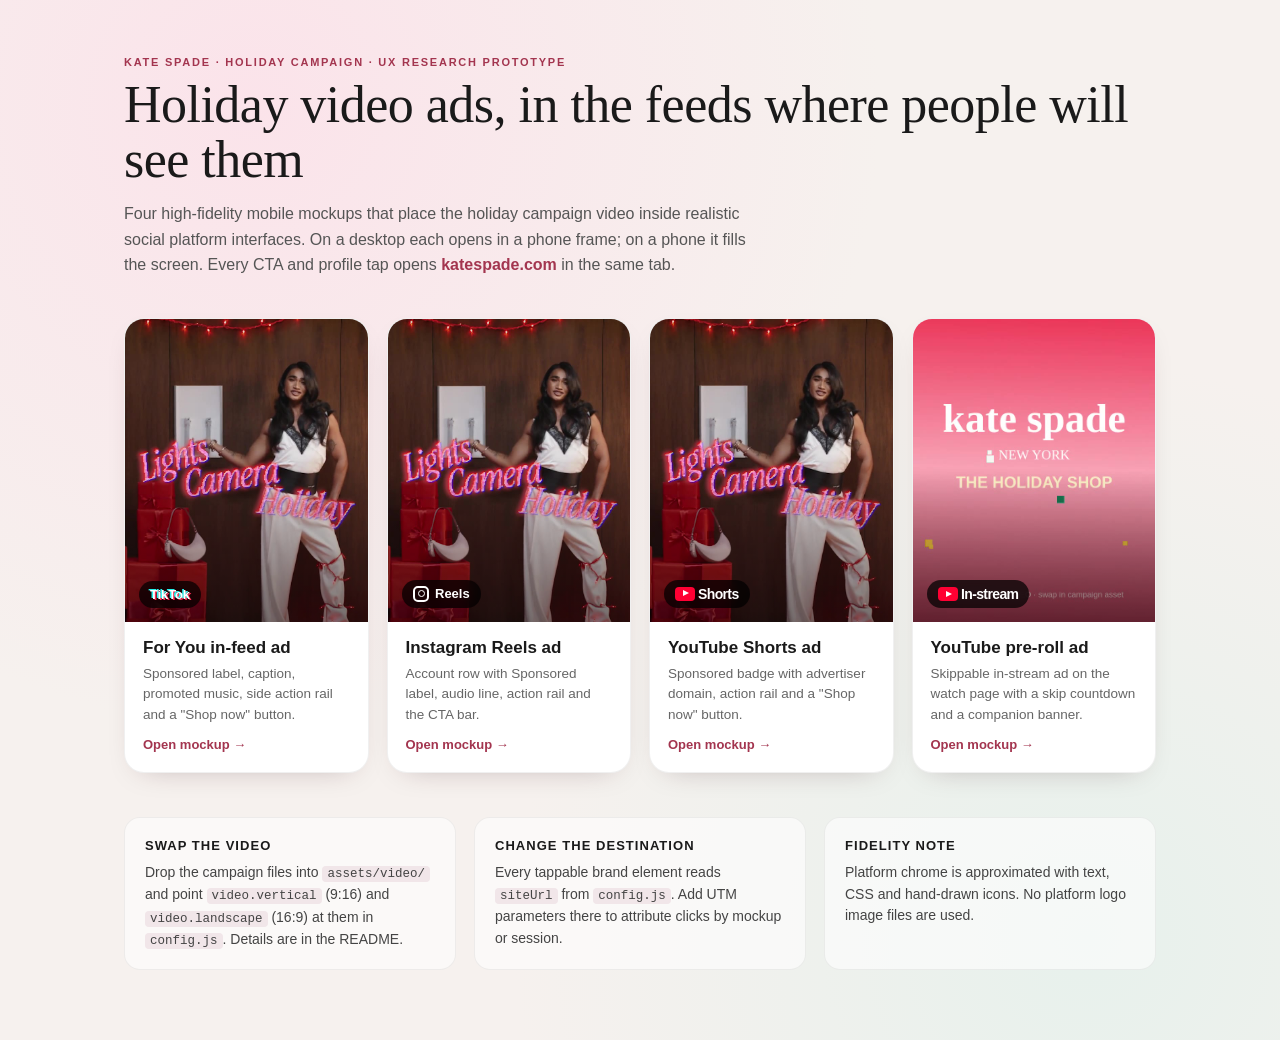
<file: index.html>
<!doctype html>
<html lang="en">
<head>
  <meta charset="utf-8">
  <meta name="viewport" content="width=device-width, initial-scale=1, viewport-fit=cover">
  <link rel="icon" href="data:,">
  <title>Kate Spade holiday social ad prototype</title>
  <link rel="stylesheet" href="assets/css/base.css?v=10">
  <link rel="stylesheet" href="assets/css/youtube.css?v=5">
  <style>
    body { overflow: auto; background-color: #f6f1ee; }
    .wrap { max-width: 1080px; margin: 0 auto; padding: 56px 24px 72px; }
    .eyebrow { font-size: 11px; letter-spacing: .16em; text-transform: uppercase; color: #a3354f; font-weight: 700; }
    h1 { font-family: "Tinos", "Times New Roman", Georgia, serif; font-weight: 400; font-size: clamp(34px, 5vw, 52px); line-height: 1.05; margin: 10px 0 14px; letter-spacing: -.01em; }
    .lede { max-width: 640px; font-size: 16px; line-height: 1.6; color: #555; margin: 0; }
    .grid { display: grid; grid-template-columns: repeat(auto-fill, minmax(230px, 1fr)); gap: 18px; margin-top: 40px; }
    .card {
      display: flex; flex-direction: column; background: #fff; border-radius: 20px; overflow: hidden;
      border: 1px solid rgba(0,0,0,.06); box-shadow: 0 10px 30px -18px rgba(60,20,30,.35);
      transition: transform .2s, box-shadow .2s;
    }
    .card:hover { transform: translateY(-3px); box-shadow: 0 18px 40px -18px rgba(60,20,30,.45); }
    .thumb {
      position: relative; aspect-ratio: 4 / 5; overflow: hidden; display: flex; align-items: flex-end; padding: 14px;
      background: url("assets/video/ks-holiday-vertical.jpg?v=1") center 40% / cover;
    }
    .thumb.landscape { background-image: url("assets/video/placeholder-landscape.jpg"); background-size: cover; }
    .thumb::after { content: ""; position: absolute; inset: 0; background: linear-gradient(transparent 50%, rgba(0,0,0,.45)); }
    .platform {
      position: relative; z-index: 1; display: inline-flex; align-items: center; gap: 6px;
      background: rgba(0,0,0,.72); color: #fff; padding: 6px 11px; border-radius: 999px; font-size: 13px; font-weight: 700;
      backdrop-filter: blur(6px); -webkit-backdrop-filter: blur(6px);
    }
    .platform .tt { text-shadow: -1.5px -1px 0 #25f4ee, 1.5px 1px 0 #fe2c55; letter-spacing: -.01em; }
    .platform .ig-dot { width: 16px; height: 16px; border-radius: 5px; border: 2px solid #fff; position: relative; }
    .platform .ig-dot::after { content: ""; position: absolute; inset: 2.5px; border: 1.8px solid #fff; border-radius: 50%; }
    .platform .yt-mark { font-size: 14px; }
    .platform .yt-mark i { width: 20px; height: 14px; border-radius: 4px; }
    .platform .yt-mark i::after { left: 7.5px; top: 3.5px; border-left-width: 6px; border-top-width: 3.5px; border-bottom-width: 3.5px; }
    .body { padding: 16px 18px 20px; }
    .body h2 { margin: 0 0 6px; font-size: 17px; font-weight: 700; }
    .body p { margin: 0; font-size: 13.5px; line-height: 1.5; color: #666; }
    .body .go { margin-top: 12px; font-size: 13px; font-weight: 700; color: #a3354f; }
    .notes { margin-top: 44px; display: grid; grid-template-columns: repeat(auto-fit, minmax(260px, 1fr)); gap: 18px; }
    .note { background: rgba(255,255,255,.6); border: 1px solid rgba(0,0,0,.06); border-radius: 16px; padding: 18px 20px; font-size: 14px; line-height: 1.55; color: #444; }
    .note h3 { margin: 0 0 6px; font-size: 13px; letter-spacing: .08em; text-transform: uppercase; color: #1a1a1a; }
    code { font-family: "JetBrains Mono", "Cascadia Mono", ui-monospace, monospace; font-size: 12.5px; background: #f1e6e9; padding: 1px 5px; border-radius: 4px; }
    .live { font-weight: 600; color: #a3354f; }
  </style>
</head>
<body>
  <main class="wrap">
    <div class="eyebrow">Kate Spade · Holiday campaign · UX research prototype</div>
    <h1>Holiday video ads, in the feeds where people will see them</h1>
    <p class="lede">Four high-fidelity mobile mockups that place the holiday campaign video inside realistic social platform interfaces. On a desktop each opens in a phone frame; on a phone it fills the screen. Every CTA and profile tap opens <a class="live" data-ks-link><span id="site">katespade.com</span></a> in the same tab.</p>

    <section class="grid">
      <a class="card" href="tiktok.html">
        <div class="thumb"><span class="platform"><span class="tt">TikTok</span></span></div>
        <div class="body">
          <h2>For You in-feed ad</h2>
          <p>Sponsored label, caption, promoted music, side action rail and a "Shop now" button.</p>
          <div class="go">Open mockup &rarr;</div>
        </div>
      </a>
      <a class="card" href="instagram.html">
        <div class="thumb"><span class="platform"><span class="ig-dot"></span>Reels</span></div>
        <div class="body">
          <h2>Instagram Reels ad</h2>
          <p>Account row with Sponsored label, audio line, action rail and the CTA bar.</p>
          <div class="go">Open mockup &rarr;</div>
        </div>
      </a>
      <a class="card" href="youtube-shorts.html">
        <div class="thumb"><span class="platform"><span class="yt-mark"><i></i>Shorts</span></span></div>
        <div class="body">
          <h2>YouTube Shorts ad</h2>
          <p>Sponsored badge with advertiser domain, action rail and a "Shop now" button.</p>
          <div class="go">Open mockup &rarr;</div>
        </div>
      </a>
      <a class="card" href="youtube-instream.html">
        <div class="thumb landscape"><span class="platform"><span class="yt-mark"><i></i>In-stream</span></span></div>
        <div class="body">
          <h2>YouTube pre-roll ad</h2>
          <p>Skippable in-stream ad on the watch page with a skip countdown and a companion banner.</p>
          <div class="go">Open mockup &rarr;</div>
        </div>
      </a>
    </section>

    <section class="notes">
      <div class="note">
        <h3>Swap the video</h3>
        Drop the campaign files into <code>assets/video/</code> and point <code>video.vertical</code> (9:16) and <code>video.landscape</code> (16:9) at them in <code>config.js</code>. Details are in the README.
      </div>
      <div class="note">
        <h3>Change the destination</h3>
        Every tappable brand element reads <code>siteUrl</code> from <code>config.js</code>. Add UTM parameters there to attribute clicks by mockup or session.
      </div>
      <div class="note">
        <h3>Fidelity note</h3>
        Platform chrome is approximated with text, CSS and hand-drawn icons. No platform logo image files are used.
      </div>
    </section>
  </main>

  <script src="config.js?v=7"></script>
  <script src="assets/js/app.js?v=10"></script>
</body>
</html>
</file>
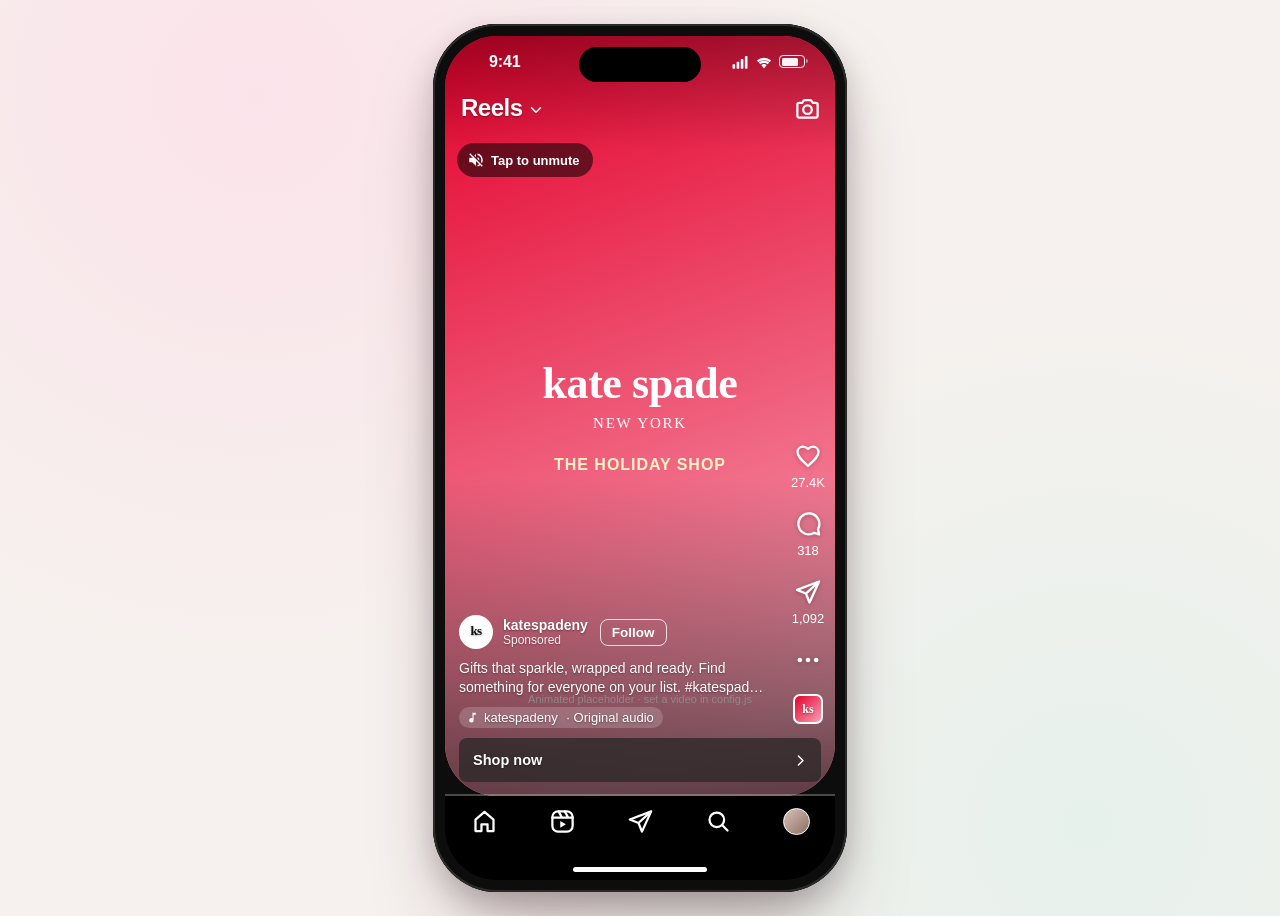
<file: instagram.html>
<!doctype html>
<html lang="en">
<head>
  <meta charset="utf-8">
  <meta name="viewport" content="width=device-width, initial-scale=1, viewport-fit=cover">
  <meta name="theme-color" content="#000000">
  <link rel="icon" href="data:,">
  <title>Instagram Reels ad · Kate Spade holiday prototype</title>
  <link rel="stylesheet" href="assets/css/base.css?v=10">
  <link rel="stylesheet" href="assets/css/instagram.css?v=5">
</head>
<body>
  <main class="stage">
    <div class="device">
      <div class="screen ig" data-ks-pause-host>
        <div class="media">
          <video data-ks-video="vertical" src="assets/video/ks-holiday-vertical.mp4?v=1" poster="assets/video/ks-holiday-vertical.jpg?v=1" width="720" height="1280" loop playsinline></video>
        </div>
        <div class="tap" data-ks-tap-pause></div>
        <div class="pause-indicator"><svg class="icon" viewBox="0 0 24 24"><path d="M8 5v14l11-7z"/></svg></div>

        <header class="ig-top text-shadow">
          <h2>Reels <svg class="icon" viewBox="0 0 24 24"><path fill="none" stroke="currentColor" stroke-width="2" stroke-linecap="round" stroke-linejoin="round" stroke-width="2.2" d="M6 9l6 6 6-6"/></svg></h2>
          <svg class="icon" viewBox="0 0 24 24"><path fill="none" stroke="currentColor" stroke-width="2" stroke-linecap="round" stroke-linejoin="round" d="M3 8.5A1.5 1.5 0 0 1 4.5 7h2.7L9 4.5h6L16.8 7h2.7A1.5 1.5 0 0 1 21 8.5v10a1.5 1.5 0 0 1-1.5 1.5h-15A1.5 1.5 0 0 1 3 18.5z"/><circle fill="none" stroke="currentColor" stroke-width="2" stroke-linecap="round" stroke-linejoin="round" cx="12" cy="13" r="3.8"/></svg>
        </header>

        <div class="ig-rail text-shadow">
          <button class="ig-act" data-ks-toggle aria-label="Like">
            <svg class="icon heart-line" viewBox="0 0 24 24"><path fill="none" stroke="currentColor" stroke-width="2" stroke-linecap="round" stroke-linejoin="round" d="M12 20.5l-1.2-1.1C6 15 3 12.2 3 8.8 3 6.1 5.1 4 7.7 4c1.6 0 3.2.8 4.3 2 1.1-1.2 2.7-2 4.3-2C18.9 4 21 6.1 21 8.8c0 3.4-3 6.2-7.8 10.6L12 20.5z"/></svg>
            <svg class="icon heart-fill" viewBox="0 0 24 24"><path d="M12 21.35l-1.45-1.32C5.4 15.36 2 12.28 2 8.5 2 5.42 4.42 3 7.5 3c1.74 0 3.41.81 4.5 2.09C13.09 3.81 14.76 3 16.5 3 19.58 3 22 5.42 22 8.5c0 3.78-3.4 6.86-8.55 11.54L12 21.35z"/></svg>
            <span data-count data-raw="27406">27.4K</span>
          </button>
          <button class="ig-act" aria-label="Comment"><svg class="icon" viewBox="0 0 24 24"><path fill="none" stroke="currentColor" stroke-width="2" stroke-linecap="round" stroke-linejoin="round" d="M20.6 16.3A9 9 0 1 0 17.4 19.6L21.5 21l-.9-4.7z"/></svg><span>318</span></button>
          <button class="ig-act" aria-label="Share"><svg class="icon" viewBox="0 0 24 24"><path fill="none" stroke="currentColor" stroke-width="2" stroke-linecap="round" stroke-linejoin="round" d="M21.5 3L2.5 10.2l7.7 3.1 3.1 7.7L21.5 3zM10.2 13.3L21.5 3"/></svg><span>1,092</span></button>
          <button class="ig-act" aria-label="More"><svg class="icon" viewBox="0 0 24 24"><circle cx="5" cy="12" r="2"/><circle cx="12" cy="12" r="2"/><circle cx="19" cy="12" r="2"/></svg></button>
          <a class="ig-audio" data-ks-link aria-label="Audio">ks</a>
        </div>

        <div class="ig-info text-shadow">
          <div class="ig-who">
            <a data-ks-link class="ks-avatar"><span>ks</span></a>
            <a data-ks-link class="names">
              <b data-ks-text="brand.handle">katespadeny</b>
              <small>Sponsored</small>
            </a>
            <button class="ig-follow" data-ks-toggle data-on-label="Following">Follow</button>
          </div>
          <a data-ks-link><p class="ig-caption" data-ks-caption></p></a>
          <div class="ig-meta">
            <span><svg class="icon" viewBox="0 0 24 24"><path d="M12 3v10.55A4 4 0 1 0 14 17V7h4V3h-6z"/></svg><span data-ks-text="brand.handle"></span>&nbsp;· Original audio</span>
          </div>
          <a class="ig-cta" data-ks-link data-ks-cta-delay="3">
            <span data-ks-text="copy.cta">Shop now</span>
            <svg class="icon" viewBox="0 0 24 24"><path fill="none" stroke="currentColor" stroke-width="2" stroke-linecap="round" stroke-linejoin="round" stroke-width="2.4" d="M9 5.5l6.5 6.5L9 18.5"/></svg>
          </a>
        </div>

        <div class="ig-progress"><i data-ks-progress></i></div>

        <nav class="ig-nav">
          <svg class="icon" viewBox="0 0 24 24"><path fill="none" stroke="currentColor" stroke-width="2" stroke-linecap="round" stroke-linejoin="round" d="M4 10.4L12 3.5l8 6.9V20.5h-5.3v-6h-5.4v6H4z"/></svg>
          <svg class="icon" viewBox="0 0 24 24"><rect fill="none" stroke="currentColor" stroke-width="2" stroke-linecap="round" stroke-linejoin="round" x="3" y="3" width="18" height="18" rx="5"/><path fill="none" stroke="currentColor" stroke-width="2" stroke-linecap="round" stroke-linejoin="round" d="M3 8.5h18M8.5 3l3 5.5M14 3l3 5.5"/><path d="M10 11.5v6l5-3z"/></svg>
          <svg class="icon" viewBox="0 0 24 24"><path fill="none" stroke="currentColor" stroke-width="2" stroke-linecap="round" stroke-linejoin="round" d="M21.5 3L2.5 10.2l7.7 3.1 3.1 7.7L21.5 3zM10.2 13.3L21.5 3"/></svg>
          <svg class="icon" viewBox="0 0 24 24"><circle fill="none" stroke="currentColor" stroke-width="2" stroke-linecap="round" stroke-linejoin="round" stroke-width="2.3" cx="10.5" cy="10.5" r="6.5"/><path fill="none" stroke="currentColor" stroke-width="2" stroke-linecap="round" stroke-linejoin="round" stroke-width="2.3" d="M20 20l-4.6-4.6"/></svg>
          <span class="me"></span>
        </nav>
      </div>
    </div>
  </main>

  <script src="config.js?v=7"></script>
  <script src="assets/js/app.js?v=10"></script>
</body>
</html>
</file>
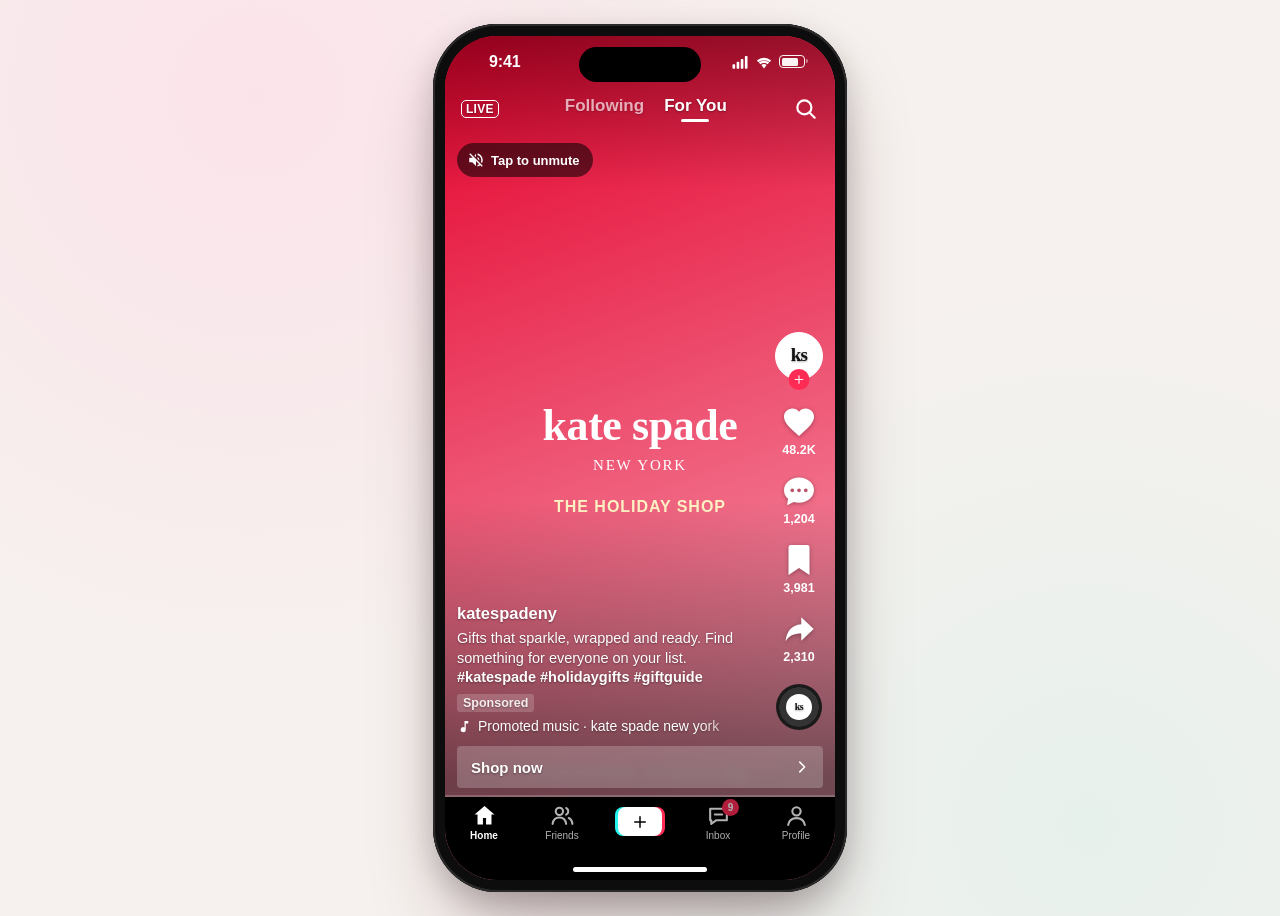
<file: tiktok.html>
<!doctype html>
<html lang="en">
<head>
  <meta charset="utf-8">
  <meta name="viewport" content="width=device-width, initial-scale=1, viewport-fit=cover">
  <meta name="theme-color" content="#000000">
  <link rel="icon" href="data:,">
  <title>TikTok in-feed ad · Kate Spade holiday prototype</title>
  <link rel="stylesheet" href="assets/css/base.css?v=10">
  <link rel="stylesheet" href="assets/css/tiktok.css?v=5">
</head>
<body>
  <main class="stage">
    <div class="device">
      <div class="screen tt" data-ks-pause-host>
        <div class="media">
          <video data-ks-video="vertical" src="assets/video/ks-holiday-vertical.mp4?v=1" poster="assets/video/ks-holiday-vertical.jpg?v=1" width="720" height="1280" loop playsinline></video>
        </div>
        <div class="tt-tap" data-ks-tap-pause></div>
        <div class="pause-indicator"><svg class="icon" viewBox="0 0 24 24"><path d="M8 5v14l11-7z"/></svg></div>

        <header class="tt-top text-shadow">
          <span class="tt-live">LIVE</span>
          <div class="tt-tabs"><span>Following</span><span class="is-active">For You</span></div>
          <svg class="icon" viewBox="0 0 24 24"><circle fill="none" stroke="currentColor" stroke-width="2" stroke-linecap="round" stroke-linejoin="round" stroke-width="2.3" cx="10.5" cy="10.5" r="6.5"/><path fill="none" stroke="currentColor" stroke-width="2" stroke-linecap="round" stroke-linejoin="round" stroke-width="2.3" d="M20 20l-4.6-4.6"/></svg>
        </header>

        <div class="tt-rail text-shadow">
          <a class="tt-avatar" data-ks-link aria-label="Open Kate Spade profile">
            <div class="ks-avatar"><span>ks</span></div>
            <span class="follow"><svg class="icon" viewBox="0 0 24 24"><path fill="none" stroke="currentColor" stroke-width="2" stroke-linecap="round" stroke-linejoin="round" stroke-width="2.6" d="M12 5v14M5 12h14"/></svg></span>
          </a>
          <button class="tt-act" data-ks-toggle aria-label="Like">
            <svg class="icon" viewBox="0 0 24 24"><path d="M12 21.35l-1.45-1.32C5.4 15.36 2 12.28 2 8.5 2 5.42 4.42 3 7.5 3c1.74 0 3.41.81 4.5 2.09C13.09 3.81 14.76 3 16.5 3 19.58 3 22 5.42 22 8.5c0 3.78-3.4 6.86-8.55 11.54L12 21.35z"/></svg><span data-count data-raw="48213">48.2K</span>
          </button>
          <button class="tt-act" aria-label="Comments">
            <svg class="icon" viewBox="0 0 24 24"><path fill-rule="evenodd" d="M12 3C6.48 3 2 6.92 2 11.5c0 2.2 1.03 4.2 2.71 5.69L4 21.5l4.43-2.2c1.12.32 2.32.5 3.57.5 5.52 0 10-3.92 10-8.5S17.52 3 12 3zM7.5 10.25a1.25 1.25 0 1 0 0 2.5 1.25 1.25 0 0 0 0-2.5zm4.5 0a1.25 1.25 0 1 0 0 2.5 1.25 1.25 0 0 0 0-2.5zm4.5 0a1.25 1.25 0 1 0 0 2.5 1.25 1.25 0 0 0 0-2.5z"/></svg><span>1,204</span>
          </button>
          <button class="tt-act save" data-ks-toggle aria-label="Save">
            <svg class="icon" viewBox="0 0 24 24"><path d="M6.5 2h11A1.5 1.5 0 0 1 19 3.5V22l-7-4.6L5 22V3.5A1.5 1.5 0 0 1 6.5 2z"/></svg><span data-count data-raw="3981">3,981</span>
          </button>
          <button class="tt-act" aria-label="Share">
            <svg class="icon" viewBox="0 0 24 24"><path d="M13.5 4.2v4.6C6.9 9.3 3.6 13.9 3 20.2c2.1-3.6 5.6-5.2 10.5-5.2v4.8l8.3-7.8-8.3-7.8z"/></svg><span>2,310</span>
          </button>
          <a class="tt-disc" data-ks-link aria-label="Promoted music"><div class="ks-avatar"><span>ks</span></div></a>
        </div>

        <div class="tt-info text-shadow">
          <a class="tt-name" data-ks-link><span data-ks-text="brand.handle">katespadeny</span></a>
          <a data-ks-link><p class="tt-caption" data-ks-caption></p></a>
          <div class="tt-sponsored"><span>Sponsored</span></div>
          <div class="tt-music">
            <svg class="icon" viewBox="0 0 24 24"><path d="M12 3v10.55A4 4 0 1 0 14 17V7h4V3h-6z"/></svg>
            <div class="marquee"><span data-ks-text="copy.music"></span><span data-ks-text="copy.music"></span></div>
          </div>
          <a class="tt-cta" data-ks-link data-ks-cta-delay="3">
            <span data-ks-text="copy.cta">Shop now</span>
            <svg class="icon" viewBox="0 0 24 24"><path fill="none" stroke="currentColor" stroke-width="2" stroke-linecap="round" stroke-linejoin="round" stroke-width="2.4" d="M9 5.5l6.5 6.5L9 18.5"/></svg>
          </a>
        </div>

        <div class="tt-progress"><i data-ks-progress></i></div>

        <nav class="tt-nav">
          <span class="is-active"><svg class="icon" viewBox="0 0 24 24"><path d="M12 2.8l9.5 8.3h-2.8v9.6h-5.2v-6.2h-3v6.2H5.3v-9.6H2.5z"/></svg>Home</span>
          <span><svg class="icon" viewBox="0 0 24 24"><circle fill="none" stroke="currentColor" stroke-width="2" stroke-linecap="round" stroke-linejoin="round" cx="9" cy="8" r="3.5"/><path fill="none" stroke="currentColor" stroke-width="2" stroke-linecap="round" stroke-linejoin="round" d="M2.5 20c.6-3.6 3.2-6 6.5-6s5.9 2.4 6.5 6"/><path fill="none" stroke="currentColor" stroke-width="2" stroke-linecap="round" stroke-linejoin="round" d="M15.5 4.8a3.5 3.5 0 0 1 0 6.4M18 14.4c2 .8 3.2 2.9 3.5 5.6"/></svg>Friends</span>
          <span class="tt-create"><b><svg class="icon" viewBox="0 0 24 24"><path fill="none" stroke="currentColor" stroke-width="2" stroke-linecap="round" stroke-linejoin="round" stroke-width="2.6" d="M12 5v14M5 12h14"/></svg></b></span>
          <span class="tt-inbox"><svg class="icon" viewBox="0 0 24 24"><path fill="none" stroke="currentColor" stroke-width="2" stroke-linecap="round" stroke-linejoin="round" d="M4 5.5h16v11H10l-5 3.5v-3.5H4z"/><path fill="none" stroke="currentColor" stroke-width="2" stroke-linecap="round" stroke-linejoin="round" d="M8.5 11h7"/></svg>Inbox<em>9</em></span>
          <span><svg class="icon" viewBox="0 0 24 24"><circle fill="none" stroke="currentColor" stroke-width="2" stroke-linecap="round" stroke-linejoin="round" cx="12" cy="8" r="4"/><path fill="none" stroke="currentColor" stroke-width="2" stroke-linecap="round" stroke-linejoin="round" d="M4 21c.8-4.2 4-6.5 8-6.5s7.2 2.3 8 6.5"/></svg>Profile</span>
        </nav>
      </div>
    </div>
  </main>

  <script src="config.js?v=7"></script>
  <script src="assets/js/app.js?v=10"></script>
</body>
</html>
</file>
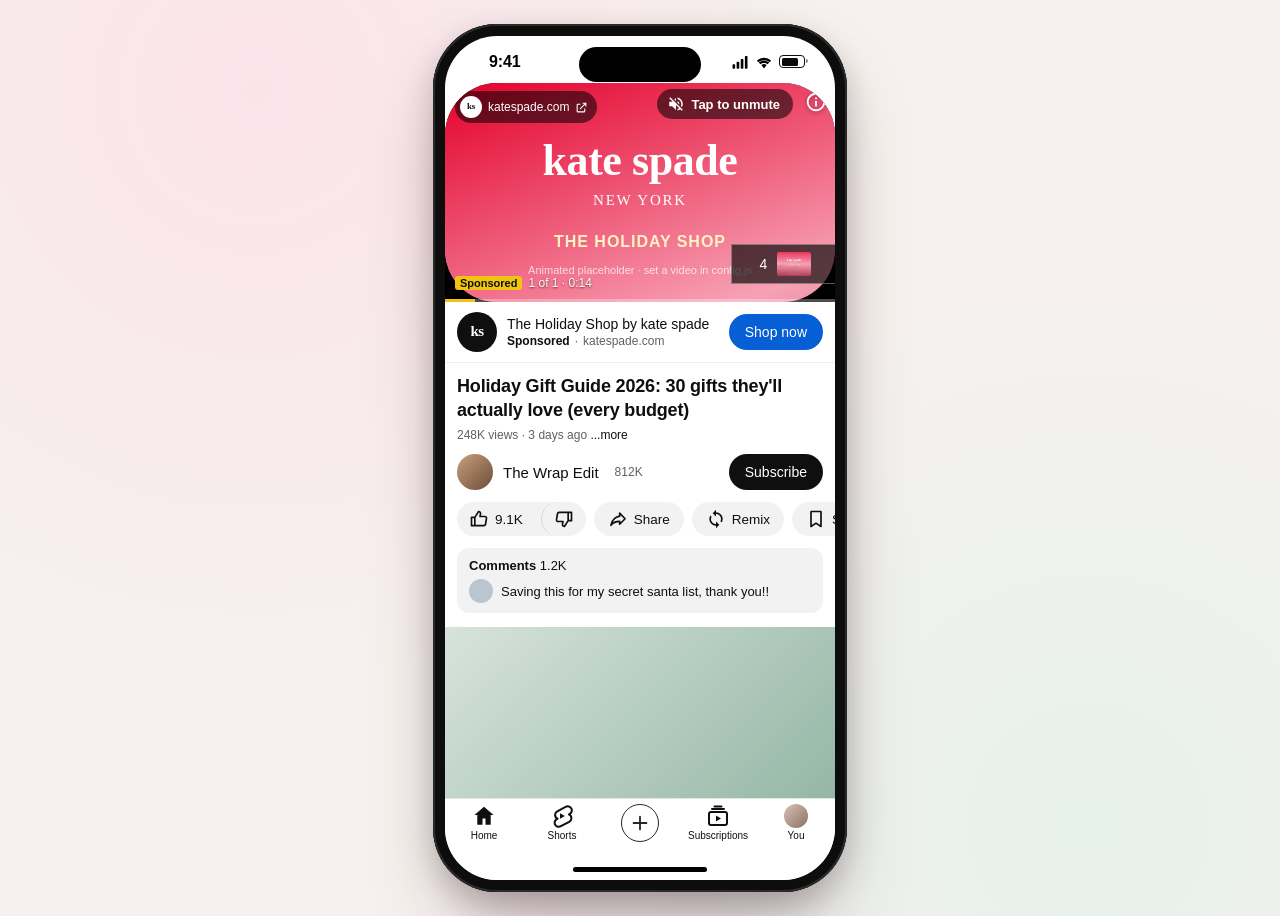
<file: youtube-instream.html>
<!doctype html>
<html lang="en">
<head>
  <meta charset="utf-8">
  <meta name="viewport" content="width=device-width, initial-scale=1, viewport-fit=cover">
  <meta name="theme-color" content="#ffffff">
  <link rel="icon" href="data:,">
  <title>YouTube in-stream ad · Kate Spade holiday prototype</title>
  <link rel="stylesheet" href="assets/css/base.css?v=10">
  <link rel="stylesheet" href="assets/css/youtube.css?v=5">
</head>
<body>
  <main class="stage">
    <div class="device">
      <div class="screen yt yti" data-light-ui>
        <div class="scroll">
          <div class="yti-player" id="player" data-ks-pause-host>
            <div class="media">
              <video data-ks-video="landscape" src="assets/video/placeholder-landscape.mp4?v=5" poster="assets/video/placeholder-landscape.jpg?v=5" width="720" height="720" loop playsinline></video>
            </div>
            <div class="tap" data-ks-tap-pause></div>
            <div class="pause-indicator" style="width:52px;height:52px"><svg class="icon" viewBox="0 0 24 24"><path d="M8 5v14l11-7z"/></svg></div>

            <div class="content-video">
              <b>Video starts here</b>
              <span>Holiday Gift Guide 2026</span>
            </div>

            <div class="ad-ui">
              <a class="ad-visit" data-ks-link>
                <span class="ks-avatar"><span>ks</span></span>
                <span data-ks-text="brand.domain">katespade.com</span>
                <svg class="icon" viewBox="0 0 24 24"><path d="M14 3h7v7h-2V6.41l-9.29 9.3-1.42-1.42 9.3-9.29H14V3zM5 5h5v2H5v12h12v-5h2v5a2 2 0 0 1-2 2H5a2 2 0 0 1-2-2V7a2 2 0 0 1 2-2z"/></svg>
              </a>
              <div class="ad-top">
                <svg class="icon" viewBox="0 0 24 24"><path d="M11 7h2v2h-2zm0 4h2v6h-2zm1-9C6.48 2 2 6.48 2 12s4.48 10 10 10 10-4.48 10-10S17.52 2 12 2zm0 18c-4.41 0-8-3.59-8-8s3.59-8 8-8 8 3.59 8 8-3.59 8-8 8z"/></svg>
              </div>
              <div class="ad-meta">
                <span class="badge">Sponsored</span>
                <span>1 of 1 · <span id="ad-remaining">0:15</span></span>
              </div>
              <button class="skip" id="skip" type="button" aria-live="polite">
                <span id="skip-label">5</span><span class="thumb"></span>
                <svg class="icon" viewBox="0 0 24 24"><path d="M6 18l8.5-6L6 6v12zM16 6v12h2V6h-2z"/></svg>
              </button>
              <div class="ad-progress"><i id="ad-bar"></i></div>
            </div>

            <div class="content-ui">
              <span class="time" id="content-time">0:00 / 18:42</span>
              <span class="full"><svg class="icon" viewBox="0 0 24 24"><path d="M7 14H5v5h5v-2H7v-3zm-2-4h2V7h3V5H5v5zm12 7h-3v2h5v-5h-2v3zM14 5v2h3v3h2V5h-5z"/></svg></span>
              <div class="cbar"><i id="content-bar"></i></div>
            </div>
          </div>

          <a class="companion" id="companion" data-ks-link>
            <span class="ks-avatar"><span>ks</span></span>
            <span class="txt">
              <b><span data-ks-text="copy.headline">The Holiday Shop</span> by kate spade</b>
              <small><span class="badge">Sponsored</span> · <span data-ks-text="brand.domain">katespade.com</span></small>
            </span>
            <span class="btn" data-ks-text="copy.cta">Shop now</span>
          </a>

          <section class="watch">
            <h3>Holiday Gift Guide 2026: 30 gifts they'll actually love (every budget)</h3>
            <div class="stats">248K views · 3 days ago <b>...more</b></div>
          </section>
          <div class="chan">
            <span class="av"></span>
            <b>The Wrap Edit</b><small>812K</small>
            <button class="sub" data-ks-toggle data-on-label="Subscribed">Subscribe</button>
          </div>
          <div class="pills">
            <span class="split"><span><svg class="icon" viewBox="0 0 24 24"><path fill="none" stroke="currentColor" stroke-width="2" stroke-linecap="round" stroke-linejoin="round" stroke-width="1.8" d="M7 10v10H3V10zM7 10l4.5-7c1.6 0 2.6 1.2 2.3 2.8L13.2 9H19a2 2 0 0 1 2 2.3l-1.2 7A2 2 0 0 1 17.8 20H7"/></svg>9.1K</span><span><svg class="icon" viewBox="0 0 24 24"><path fill="none" stroke="currentColor" stroke-width="2" stroke-linecap="round" stroke-linejoin="round" stroke-width="1.8" d="M17 14V4h4v10zM17 14l-4.5 7c-1.6 0-2.6-1.2-2.3-2.8l.6-3.2H5a2 2 0 0 1-2-2.3l1.2-7A2 2 0 0 1 6.2 4H17"/></svg></span></span>
            <span><svg class="icon" viewBox="0 0 24 24"><path fill="none" stroke="currentColor" stroke-width="2" stroke-linecap="round" stroke-linejoin="round" stroke-width="1.8" d="M14 8.6V5l6.5 6.7L14 18.3v-3.5c-5 0-8.2 1.4-10.5 4.7 1-5 4-9.6 10.5-10.9z"/></svg>Share</span>
            <span><svg class="icon" viewBox="0 0 24 24"><path d="M12 4V1L8 5l4 4V6c3.31 0 6 2.69 6 6 0 1.01-.25 1.97-.7 2.8l1.46 1.46C19.54 15.03 20 13.57 20 12c0-4.42-3.58-8-8-8zm0 14c-3.31 0-6-2.69-6-6 0-1.01.25-1.97.7-2.8L5.24 7.74C4.46 8.97 4 10.43 4 12c0 4.42 3.58 8 8 8v3l4-4-4-4v3z"/></svg>Remix</span>
            <span><svg class="icon" viewBox="0 0 24 24"><path fill="none" stroke="currentColor" stroke-width="2" stroke-linecap="round" stroke-linejoin="round" d="M6.5 3h11a.5.5 0 0 1 .5.5V21l-6-4-6 4V3.5a.5.5 0 0 1 .5-.5z"/></svg>Save</span>
          </div>
          <div class="comments-peek">
            <b>Comments</b> 1.2K
            <p><i></i>Saving this for my secret santa list, thank you!!</p>
          </div>
          <div class="next">
            <div class="card">
              <div class="thumb" style="background:linear-gradient(135deg,#d7e3dc,#8fb3a1)"><em>14:05</em></div>
              <div class="row"><span class="av" style="background:#9bb0c4"></span><div><b>Wrapping 20 gifts in 20 minutes</b><small>Studio Paper · 96K views · 1 week ago</small></div></div>
            </div>
            <div class="card">
              <div class="thumb" style="background:linear-gradient(135deg,#f0dcc8,#c28e6a)"><em>9:32</em></div>
              <div class="row"><span class="av" style="background:#c9a07a"></span><div><b>Stocking stuffers under $50</b><small>The Wrap Edit · 431K views · 1 year ago</small></div></div>
            </div>
          </div>
        </div>

        <nav class="yt-nav is-light">
          <span><svg class="icon" viewBox="0 0 24 24"><path d="M12 2.8l9.5 8.3h-2.8v9.6h-5.2v-6.2h-3v6.2H5.3v-9.6H2.5z"/></svg>Home</span>
          <span><svg class="icon" viewBox="0 0 24 24"><path fill="none" stroke="currentColor" stroke-width="2" stroke-linecap="round" stroke-linejoin="round" stroke-width="1.8" d="M15.6 2.9l-8.3 4.4a4.1 4.1 0 0 0 .3 7.4l-.6.3a4.1 4.1 0 1 0 3.9 7.2l8.3-4.4a4.1 4.1 0 0 0-.3-7.4l.6-.3a4.1 4.1 0 1 0-3.9-7.2z"/><path d="M10 9.2v5.6l4.8-2.8z"/></svg>Shorts</span>
          <span><i class="create"><svg class="icon" viewBox="0 0 24 24"><path fill="none" stroke="currentColor" stroke-width="2" stroke-linecap="round" stroke-linejoin="round" stroke-width="2.6" d="M12 5v14M5 12h14"/></svg></i></span>
          <span><svg class="icon" viewBox="0 0 24 24"><rect fill="none" stroke="currentColor" stroke-width="2" stroke-linecap="round" stroke-linejoin="round" stroke-width="1.8" x="3" y="8" width="18" height="13" rx="2"/><path fill="none" stroke="currentColor" stroke-width="2" stroke-linecap="round" stroke-linejoin="round" stroke-width="1.8" d="M6 5h12M8.5 2.5h7"/><path d="M10 11.5v6l5-3z"/></svg>Subscriptions</span>
          <span><i class="me"></i>You</span>
        </nav>
      </div>
    </div>
  </main>

  <script src="config.js?v=7"></script>
  <script src="assets/js/app.js?v=10"></script>
  <script src="assets/js/instream.js?v=5"></script>
</body>
</html>
</file>
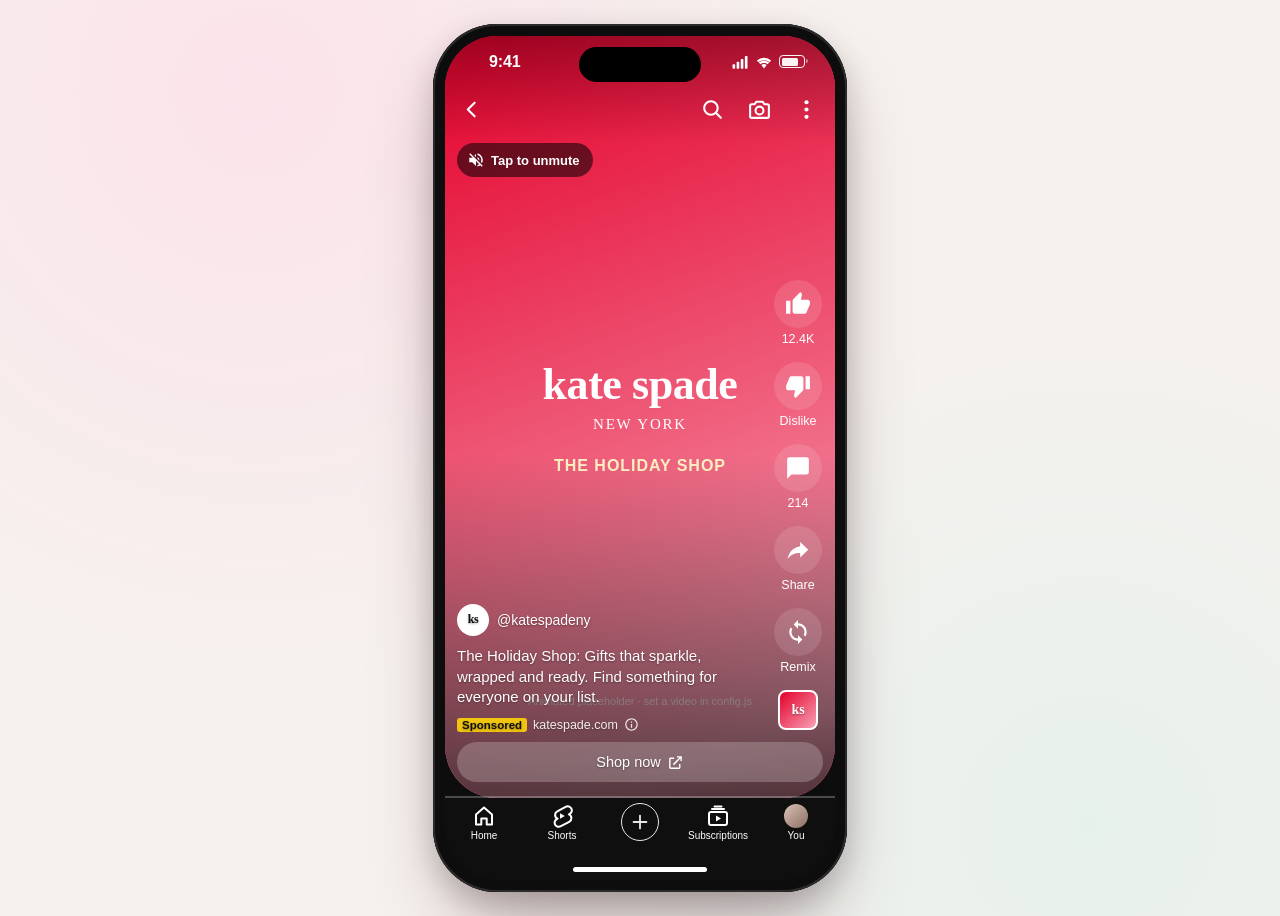
<file: youtube-shorts.html>
<!doctype html>
<html lang="en">
<head>
  <meta charset="utf-8">
  <meta name="viewport" content="width=device-width, initial-scale=1, viewport-fit=cover">
  <meta name="theme-color" content="#0f0f0f">
  <link rel="icon" href="data:,">
  <title>YouTube Shorts ad · Kate Spade holiday prototype</title>
  <link rel="stylesheet" href="assets/css/base.css?v=10">
  <link rel="stylesheet" href="assets/css/youtube.css?v=5">
</head>
<body>
  <main class="stage">
    <div class="device">
      <div class="screen yt yts" data-ks-pause-host>
        <div class="media">
          <video data-ks-video="vertical" src="assets/video/ks-holiday-vertical.mp4?v=1" poster="assets/video/ks-holiday-vertical.jpg?v=1" width="720" height="1280" loop playsinline></video>
        </div>
        <div class="tap" data-ks-tap-pause></div>
        <div class="pause-indicator"><svg class="icon" viewBox="0 0 24 24"><path d="M8 5v14l11-7z"/></svg></div>

        <header class="yts-top text-shadow">
          <svg class="icon" viewBox="0 0 24 24"><path fill="none" stroke="currentColor" stroke-width="2" stroke-linecap="round" stroke-linejoin="round" stroke-width="2.4" d="M15 5.5L8.5 12l6.5 6.5"/></svg>
          <div class="right">
            <svg class="icon" viewBox="0 0 24 24"><circle fill="none" stroke="currentColor" stroke-width="2" stroke-linecap="round" stroke-linejoin="round" stroke-width="2.3" cx="10.5" cy="10.5" r="6.5"/><path fill="none" stroke="currentColor" stroke-width="2" stroke-linecap="round" stroke-linejoin="round" stroke-width="2.3" d="M20 20l-4.6-4.6"/></svg>
            <svg class="icon" viewBox="0 0 24 24"><path fill="none" stroke="currentColor" stroke-width="2" stroke-linecap="round" stroke-linejoin="round" d="M3 8.5A1.5 1.5 0 0 1 4.5 7h2.7L9 4.5h6L16.8 7h2.7A1.5 1.5 0 0 1 21 8.5v10a1.5 1.5 0 0 1-1.5 1.5h-15A1.5 1.5 0 0 1 3 18.5z"/><circle fill="none" stroke="currentColor" stroke-width="2" stroke-linecap="round" stroke-linejoin="round" cx="12" cy="13" r="3.8"/></svg>
            <svg class="icon" viewBox="0 0 24 24"><circle cx="12" cy="5" r="2"/><circle cx="12" cy="12" r="2"/><circle cx="12" cy="19" r="2"/></svg>
          </div>
        </header>

        <div class="yts-rail text-shadow">
          <button class="yts-act" data-ks-toggle aria-label="Like"><b><svg class="icon" viewBox="0 0 24 24"><path d="M1 21h4V9H1v12zm22-11c0-1.1-.9-2-2-2h-6.31l.95-4.57.03-.32c0-.41-.17-.79-.44-1.06L14.17 1 7.59 7.59C7.22 7.95 7 8.45 7 9v10c0 1.1.9 2 2 2h9c.83 0 1.54-.5 1.84-1.22l3.02-7.05c.09-.23.14-.47.14-.73v-2z"/></svg></b><span data-count data-raw="12480">12.4K</span></button>
          <button class="yts-act" data-ks-toggle aria-label="Dislike"><b><svg class="icon" viewBox="0 0 24 24"><path d="M15 3H6c-.83 0-1.54.5-1.84 1.22l-3.02 7.05c-.09.23-.14.47-.14.73v2c0 1.1.9 2 2 2h6.31l-.95 4.57-.03.32c0 .41.17.79.44 1.06L9.83 23l6.59-6.59c.36-.36.58-.86.58-1.41V5c0-1.1-.9-2-2-2zm4 0v12h4V3h-4z"/></svg></b><span>Dislike</span></button>
          <button class="yts-act" aria-label="Comments"><b><svg class="icon" viewBox="0 0 24 24"><path d="M20 2H4c-1.1 0-2 .9-2 2v18l4-4h14c1.1 0 2-.9 2-2V4c0-1.1-.9-2-2-2z"/></svg></b><span>214</span></button>
          <button class="yts-act" aria-label="Share"><b><svg class="icon" viewBox="0 0 24 24"><path d="M14 8.6V4.5l7.5 7.2L14 19v-4.2c-5.3 0-8.8 1.7-11.5 5.3 1-5.3 4.3-10.4 11.5-11.5z"/></svg></b><span>Share</span></button>
          <button class="yts-act" aria-label="Remix"><b><svg class="icon" viewBox="0 0 24 24"><path d="M12 4V1L8 5l4 4V6c3.31 0 6 2.69 6 6 0 1.01-.25 1.97-.7 2.8l1.46 1.46C19.54 15.03 20 13.57 20 12c0-4.42-3.58-8-8-8zm0 14c-3.31 0-6-2.69-6-6 0-1.01.25-1.97.7-2.8L5.24 7.74C4.46 8.97 4 10.43 4 12c0 4.42 3.58 8 8 8v3l4-4-4-4v3z"/></svg></b><span>Remix</span></button>
          <a class="yts-audio" data-ks-link aria-label="Audio">ks</a>
        </div>

        <div class="yts-info text-shadow">
          <a class="yts-channel" data-ks-link>
            <span class="ks-avatar"><span>ks</span></span>
            <span>@<span data-ks-text="brand.handle">katespadeny</span></span>
          </a>
          <a data-ks-link><p class="yts-title"><span data-ks-text="copy.headline"></span>: <span data-ks-text="copy.caption"></span></p></a>
          <div class="yts-sponsor">
            <span class="badge">Sponsored</span>
            <span class="dom" data-ks-text="brand.domain">katespade.com</span>
            <svg class="icon" viewBox="0 0 24 24"><path d="M11 7h2v2h-2zm0 4h2v6h-2zm1-9C6.48 2 2 6.48 2 12s4.48 10 10 10 10-4.48 10-10S17.52 2 12 2zm0 18c-4.41 0-8-3.59-8-8s3.59-8 8-8 8 3.59 8 8-3.59 8-8 8z"/></svg>
          </div>
          <a class="yts-cta" data-ks-link data-ks-cta-delay="3">
            <span data-ks-text="copy.cta">Shop now</span>
            <svg class="icon" viewBox="0 0 24 24"><path d="M14 3h7v7h-2V6.41l-9.29 9.3-1.42-1.42 9.3-9.29H14V3zM5 5h5v2H5v12h12v-5h2v5a2 2 0 0 1-2 2H5a2 2 0 0 1-2-2V7a2 2 0 0 1 2-2z"/></svg>
          </a>
        </div>

        <div class="yts-progress"><i data-ks-progress></i></div>

        <nav class="yt-nav">
          <span><svg class="icon" viewBox="0 0 24 24"><path fill="none" stroke="currentColor" stroke-width="2" stroke-linecap="round" stroke-linejoin="round" d="M4 10.4L12 3.5l8 6.9V20.5h-5.3v-6h-5.4v6H4z"/></svg>Home</span>
          <span><svg class="icon" viewBox="0 0 24 24"><path fill="none" stroke="currentColor" stroke-width="2" stroke-linecap="round" stroke-linejoin="round" stroke-width="1.8" d="M15.6 2.9l-8.3 4.4a4.1 4.1 0 0 0 .3 7.4l-.6.3a4.1 4.1 0 1 0 3.9 7.2l8.3-4.4a4.1 4.1 0 0 0-.3-7.4l.6-.3a4.1 4.1 0 1 0-3.9-7.2z"/><path d="M10 9.2v5.6l4.8-2.8z"/></svg>Shorts</span>
          <span><i class="create"><svg class="icon" viewBox="0 0 24 24"><path fill="none" stroke="currentColor" stroke-width="2" stroke-linecap="round" stroke-linejoin="round" stroke-width="2.6" d="M12 5v14M5 12h14"/></svg></i></span>
          <span><svg class="icon" viewBox="0 0 24 24"><rect fill="none" stroke="currentColor" stroke-width="2" stroke-linecap="round" stroke-linejoin="round" stroke-width="1.8" x="3" y="8" width="18" height="13" rx="2"/><path fill="none" stroke="currentColor" stroke-width="2" stroke-linecap="round" stroke-linejoin="round" stroke-width="1.8" d="M6 5h12M8.5 2.5h7"/><path d="M10 11.5v6l5-3z"/></svg>Subscriptions</span>
          <span><i class="me"></i>You</span>
        </nav>
      </div>
    </div>
  </main>

  <script src="config.js?v=7"></script>
  <script src="assets/js/app.js?v=10"></script>
</body>
</html>
</file>
<file: assets/css/base.css>
*,
*::before,
*::after { box-sizing: border-box; }

html, body { margin: 0; min-height: 100%; }

body {
  font-family: -apple-system, BlinkMacSystemFont, "SF Pro Text", "Segoe UI", Roboto, Arimo, "Helvetica Neue", Arial, sans-serif;
  -webkit-font-smoothing: antialiased;
  -webkit-tap-highlight-color: transparent;
  background: radial-gradient(circle at 20% 10%, #fbe3ea 0, transparent 45%),
              radial-gradient(circle at 85% 90%, #e7f1ec 0, transparent 40%),
              #f6f1ee;
  color: #1a1a1a;
}

a { color: inherit; text-decoration: none; }
button { font: inherit; color: inherit; background: none; border: 0; padding: 0; cursor: pointer; }

.icon { width: 24px; height: 24px; display: block; fill: currentColor; flex: none; }

/* ---------- Desktop stage ---------- */

.stage {
  min-height: 100%;
  display: flex;
  align-items: center;
  justify-content: center;
  gap: 56px;
  padding: 24px;
}

/* ---------- Phone frame ---------- */

.device {
  --safe-top: 47px;
  --safe-bottom: 34px;
  position: relative;
  flex: none;
  width: 414px;
  height: 868px;
  padding: 12px;
  border-radius: 64px;
  background: #0d0d0d;
  box-shadow:
    inset 0 0 0 2px #2b2b2b,
    inset 0 0 0 5px #0d0d0d,
    0 40px 80px -20px rgba(60, 20, 30, .35),
    0 12px 30px rgba(0,0,0,.18);
}

.screen {
  position: relative;
  width: 390px;
  height: 844px;
  border-radius: 52px;
  background: transparent;
  /* No overflow or clip-path here. Firefox leaves video and SVG icons blank
     when an ancestor clips them. */
}

.island {
  position: absolute; top: 11px; left: 50%; transform: translateX(-50%);
  width: 122px; height: 35px; border-radius: 20px; background: #000; z-index: 100;
  pointer-events: none;
}

.statusbar {
  position: absolute; inset: 0 0 auto 0; height: var(--safe-top); z-index: 99;
  display: flex; align-items: center; justify-content: space-between;
  padding: 4px 30px 0 44px; color: #fff; pointer-events: none;
  font-size: 16px; font-weight: 600; letter-spacing: -.01em;
}
.statusbar.is-dark { color: #000; }
.statusbar .sb-right { display: flex; gap: 6px; align-items: center; }
.statusbar .sb-right .icon { width: 18px; height: 18px; }
.statusbar .battery {
  width: 26px; height: 13px; border-radius: 4px; border: 1.5px solid currentColor; opacity: .95;
  position: relative; padding: 1.5px;
}
.statusbar .battery::before { content: ""; display: block; height: 100%; width: 78%; background: currentColor; border-radius: 1.5px; }
.statusbar .battery::after {
  content: ""; position: absolute; right: -4px; top: 3px; width: 2px; height: 4px; border-radius: 0 2px 2px 0; background: currentColor; opacity: .5;
}

.home-indicator {
  position: absolute; bottom: 8px; left: 50%; transform: translateX(-50%);
  width: 134px; height: 5px; border-radius: 3px; background: #fff; z-index: 99; pointer-events: none;
}
.home-indicator.is-dark { background: #000; }

/* ---------- Real phone: go full-screen ---------- */

@media (max-width: 520px) {
  .stage { padding: 0; display: block; min-height: 0; }
  .device {
    --safe-top: env(safe-area-inset-top, 0px);
    --safe-bottom: env(safe-area-inset-bottom, 0px);
    width: 100vw; height: 100vh; height: 100dvh;
    padding: 0; border-radius: 0; box-shadow: none;
  }
  .screen { width: 100%; height: 100%; }
  .screen, .media, .media video, .ks-fallback, .yti-player,
  .tt-nav, .ig-nav, .yt-nav { border-radius: 0; }
  .island, .statusbar, .home-indicator { display: none; }
  body { background: #000; overflow: hidden; }
}

/* ---------- Video + fallback placeholder ---------- */

.media {
  position: absolute;
  top: 0; right: 0; bottom: 0; left: 0;
  border-radius: 52px;
  background: linear-gradient(160deg, #e4002b, #f7a1b5 45%, #8e0a26);
}
.media video {
  position: absolute;
  top: 0; left: 0;
  width: 100%; height: 100%;
  object-fit: cover;
  display: block;
  border-radius: 52px;
  background: transparent;
}
.media::before, .media::after { border-radius: inherit; }
.tt-nav, .ig-nav, .yt-nav { border-radius: 0 0 52px 52px; }
.yti-player, .ks-fallback { border-radius: 52px 52px 0 0; }
.ks-fallback { border-radius: 52px; }
.ks-fallback {
  display: none; position: absolute; inset: 0;
  background: linear-gradient(160deg, #e4002b, #f7a1b5 45%, #8e0a26);
  background-size: 200% 200%;
  animation: ks-shift 6s ease-in-out infinite alternate;
  color: #fff; text-align: center;
  flex-direction: column; align-items: center; justify-content: center; gap: 6px;
}
.ks-fallback .wordmark { font-family: "Tinos", "Times New Roman", Georgia, serif; font-weight: 700; font-size: 44px; letter-spacing: -.01em; }
.ks-fallback .sub { font-family: "Tinos", Georgia, serif; font-size: 15px; letter-spacing: .12em; }
.ks-fallback .tag { margin-top: 18px; font-weight: 700; color: #fff3c4; letter-spacing: .06em; }
.ks-fallback .note { position: absolute; bottom: 12%; font-size: 11px; opacity: .75; }
.media.is-fallback video { display: none; }
.media.is-fallback .ks-fallback { display: flex; }
@keyframes ks-shift { from { background-position: 0% 0%; } to { background-position: 100% 100%; } }

.pause-indicator {
  position: absolute; left: 50%; top: 50%; transform: translate(-50%, -50%) scale(.8);
  width: 72px; height: 72px; opacity: 0; transition: opacity .15s, transform .15s; pointer-events: none;
  color: rgba(255,255,255,.85); z-index: 5;
}
.pause-indicator .icon { width: 100%; height: 100%; filter: drop-shadow(0 2px 8px rgba(0,0,0,.35)); }
.is-paused .pause-indicator { opacity: 1; transform: translate(-50%, -50%) scale(1); }

.ks-sound {
  position: absolute; z-index: 11; top: calc(var(--safe-top) + 60px); left: 12px;
  display: flex; align-items: center; justify-content: center; gap: 6px;
  width: 34px; height: 34px; border-radius: 17px;
  background: rgba(0,0,0,.55); color: #fff;
  font-size: 13px; font-weight: 600; white-space: nowrap;
}
.ks-sound .icon { width: 18px; height: 18px; }
.ks-sound.is-muted { width: auto; padding: 0 13px 0 10px; }
.yti-player .ks-sound { top: 6px; left: auto; right: 42px; height: 30px; }
.yti-player .ks-sound:not(.is-muted) { width: 30px; }

/* ---------- Shared brand avatar (text-only, no logo image) ---------- */

.ks-avatar {
  display: grid; place-items: center; border-radius: 50%; flex: none;
  background: #fff; color: #111;
  font-family: "Tinos", "Times New Roman", Georgia, serif; font-weight: 700; letter-spacing: -.04em;
}
.ks-avatar span { transform: translateY(-1px); }

.verified { width: 14px; height: 14px; color: #20d5ec; display: inline-block; vertical-align: -2px; }

.text-shadow { text-shadow: 0 1px 2px rgba(0,0,0,.35); }
</file>
<file: assets/css/youtube.css>
.yt { font-family: Roboto, Arimo, -apple-system, BlinkMacSystemFont, "Segoe UI", Arial, sans-serif; }

/* Wordmark approximation: CSS play badge + text, not the real logo file */
.yt-mark { display: inline-flex; align-items: center; gap: 3px; font-weight: 700; font-size: 19px; letter-spacing: -.045em; }
.yt-mark i {
  position: relative; width: 28px; height: 20px; border-radius: 6px; background: #ff0033; display: inline-block;
}
.yt-mark i::after {
  content: ""; position: absolute; left: 11px; top: 6px; border-left: 8px solid #fff; border-top: 4.5px solid transparent; border-bottom: 4.5px solid transparent;
}

/* ---------- Shorts ---------- */

.yts { color: #fff; }
.yts .media { bottom: calc(48px + var(--safe-bottom)); }
.yts .media::after {
  content: ""; position: absolute; inset: 0; pointer-events: none;
  background: linear-gradient(to bottom, rgba(0,0,0,.3), transparent 14%, transparent 55%, rgba(0,0,0,.65));
}
.yts .tap { position: absolute; inset: 0 0 calc(48px + var(--safe-bottom)) 0; z-index: 4; }

.yts-top {
  position: absolute; z-index: 10; top: calc(var(--safe-top) + 2px); left: 0; right: 0; height: 48px;
  display: flex; align-items: center; justify-content: space-between; padding: 0 8px 0 14px;
}
.yts-top .right { display: flex; gap: 22px; padding-right: 8px; }
.yts-top .icon { width: 25px; height: 25px; }

.yts-rail {
  position: absolute; z-index: 10; right: 6px; bottom: calc(48px + var(--safe-bottom) + 68px);
  display: flex; flex-direction: column; align-items: center; gap: 16px; width: 62px;
}
.yts-act { display: flex; flex-direction: column; align-items: center; gap: 4px; font-size: 12.5px; font-weight: 500; }
.yts-act b {
  width: 48px; height: 48px; border-radius: 50%; background: rgba(255,255,255,.12); display: grid; place-items: center;
  backdrop-filter: blur(4px); -webkit-backdrop-filter: blur(4px);
}
.yts-act .icon { width: 26px; height: 26px; }
.yts-act.is-on b { background: #fff; color: #0f0f0f; }
.yts-audio {
  width: 40px; height: 40px; border-radius: 8px; border: 2px solid #fff; display: grid; place-items: center;
  background: linear-gradient(135deg, #e4002b, #f7a1b5); font-family: "Tinos", Georgia, serif; font-weight: 700; font-size: 14px;
}

.yts-info {
  position: absolute; z-index: 10; left: 12px; right: 76px; bottom: calc(48px + var(--safe-bottom) + 16px);
  display: flex; flex-direction: column; gap: 10px;
}
.yts-title { margin: 0; font-size: 15px; font-weight: 500; line-height: 1.35; }
.yts-channel { display: flex; align-items: center; gap: 8px; font-size: 14px; font-weight: 500; }
.yts-channel .ks-avatar { width: 32px; height: 32px; font-size: 12px; }
.yts-sponsor { display: flex; align-items: center; gap: 6px; font-size: 12.5px; }
.yts-sponsor .badge { font-weight: 700; background: #f1c40f; color: #0f0f0f; border-radius: 3px; padding: 1px 5px; font-size: 11.5px; }
.yts-sponsor .dom { opacity: .9; }
.yts-sponsor .icon { width: 15px; height: 15px; opacity: .85; }
.yts-cta {
  height: 40px; border-radius: 20px; margin-right: -64px;
  display: flex; align-items: center; justify-content: center; gap: 6px;
  font-size: 14.5px; font-weight: 500; background: rgba(255,255,255,.22);
  backdrop-filter: blur(8px); -webkit-backdrop-filter: blur(8px);
  transition: background .5s, color .5s;
}
.yts-cta .icon { width: 17px; height: 17px; }
.yts-cta.is-active { background: #3ea6ff; color: #0f0f0f; }

.yts-progress { position: absolute; z-index: 10; left: 0; right: 0; bottom: calc(48px + var(--safe-bottom)); height: 2px; background: rgba(255,255,255,.25); }
.yts-progress i { display: block; height: 100%; width: 0; background: #ff0033; }

.yt-nav {
  position: absolute; z-index: 10; left: 0; right: 0; bottom: 0; height: calc(48px + var(--safe-bottom)); padding-bottom: var(--safe-bottom);
  display: flex; align-items: center; justify-content: space-around; font-size: 10px;
  background: #0f0f0f; color: #fff;
}
.yt-nav.is-light { background: #fff; color: #0f0f0f; border-top: 1px solid #e5e5e5; }
.yt-nav span { display: flex; flex-direction: column; align-items: center; gap: 2px; width: 64px; }
.yt-nav .icon { width: 24px; height: 24px; }
.yt-nav .create { width: 38px; height: 38px; border-radius: 50%; border: 1.5px solid currentColor; display: grid; place-items: center; opacity: .9; }
.yt-nav .create .icon { width: 22px; height: 22px; }
.yt-nav .me { width: 24px; height: 24px; border-radius: 50%; background: linear-gradient(135deg, #d9c2b6, #8c6f62); }

/* ---------- In-stream (watch page) ---------- */

.yti { background: #fff; color: #0f0f0f; }
.yti .scroll { position: absolute; inset: var(--safe-top) 0 calc(48px + var(--safe-bottom)) 0; overflow-y: auto; scrollbar-width: none; }
.yti .scroll::-webkit-scrollbar { display: none; }

.yti-player { position: relative; width: 100%; aspect-ratio: 16 / 9; background: #000; color: #fff; overflow: hidden; }
.yti-player .media { position: absolute; inset: 0; }
.yti-player .tap { position: absolute; inset: 0; z-index: 4; }
.yti-player .ad-ui, .yti-player .content-ui { position: absolute; inset: 0; z-index: 6; pointer-events: none; }
.yti-player .ad-ui > *, .yti-player .content-ui > * { pointer-events: auto; }

.ad-top { position: absolute; top: 8px; right: 8px; display: flex; gap: 14px; }
.ad-top .icon { width: 22px; height: 22px; filter: drop-shadow(0 1px 2px rgba(0,0,0,.4)); }

.ad-visit {
  position: absolute; left: 10px; top: 8px; display: flex; align-items: center; gap: 6px;
  font-size: 12px; font-weight: 500; background: rgba(0,0,0,.55); padding: 5px 9px 5px 5px; border-radius: 16px;
}
.ad-visit .ks-avatar { width: 22px; height: 22px; font-size: 9px; }
.ad-visit .icon { width: 13px; height: 13px; }

.ad-meta {
  position: absolute; left: 10px; bottom: 12px; display: flex; align-items: center; gap: 6px; font-size: 12px; text-shadow: 0 1px 2px rgba(0,0,0,.6);
}
.ad-meta .badge { font-weight: 700; background: #f1c40f; color: #0f0f0f; border-radius: 3px; padding: 1px 5px; font-size: 11px; text-shadow: none; }

.skip {
  position: absolute; right: 0; bottom: 18px; height: 40px; min-width: 104px; padding: 0 12px 0 16px;
  display: flex; align-items: center; justify-content: center; gap: 6px;
  background: rgba(0,0,0,.65); border: 1px solid rgba(255,255,255,.35); border-right: 0;
  font-size: 14px; font-weight: 500; color: #fff; cursor: default;
}
.skip .thumb {
  width: 34px; height: 24px; border-radius: 2px; margin-left: 4px;
  background: url("../video/placeholder-landscape.jpg") center / cover, #333;
}
.skip .icon { width: 20px; height: 20px; display: none; }
.skip.is-ready { cursor: pointer; padding: 0 12px 0 18px; }
.skip.is-ready .thumb { display: none; }
.skip.is-ready .icon { display: block; }
.skip.is-ready:hover { background: rgba(0,0,0,.8); }

.ad-progress { position: absolute; left: 0; right: 0; bottom: 0; height: 3px; background: rgba(255,255,255,.3); z-index: 7; }
.ad-progress i { display: block; height: 100%; width: 0; background: #f1c40f; }

.content-ui { display: none; }
.content-ui .cbar { position: absolute; left: 0; right: 0; bottom: 0; height: 3px; background: rgba(255,255,255,.3); }
.content-ui .cbar i { display: block; height: 100%; width: 2%; background: #ff0033; transition: width 1s linear; }
.content-ui .time { position: absolute; left: 10px; bottom: 10px; font-size: 12px; }
.content-ui .full { position: absolute; right: 10px; bottom: 8px; }
.content-ui .full .icon { width: 22px; height: 22px; }

.content-video {
  display: none; position: absolute; inset: 0;
  background: linear-gradient(120deg, #2a2a2a, #444 40%, #2b3440); color: rgba(255,255,255,.8);
  flex-direction: column; align-items: center; justify-content: center; gap: 4px; font-size: 13px;
}
.content-video b { font-size: 16px; color: #fff; }
.yti-player.is-content .media, .yti-player.is-content .ad-ui { display: none; }
.yti-player.is-content .content-video, .yti-player.is-content .content-ui { display: flex; }
.yti-player.is-content .content-ui { display: block; }

.companion {
  display: flex; align-items: center; gap: 10px; padding: 10px 12px; border-bottom: 1px solid #eee;
  background: #fff;
}
.companion .ks-avatar { width: 40px; height: 40px; font-size: 15px; background: #0f0f0f; color: #fff; }
.companion .txt { flex: 1; min-width: 0; line-height: 1.3; }
.companion .txt b { display: block; font-size: 14px; font-weight: 500; }
.companion .txt small { display: flex; align-items: center; gap: 5px; font-size: 12px; color: #606060; }
.companion .txt small .badge { font-weight: 700; color: #0f0f0f; }
.companion .btn {
  flex: none; height: 36px; padding: 0 16px; border-radius: 18px; background: #065fd4; color: #fff;
  font-size: 14px; font-weight: 500; display: inline-flex; align-items: center;
}
.companion.is-gone { display: none; }

.watch { padding: 12px 12px 0; }
.watch h3 { margin: 0 0 6px; font-size: 18px; font-weight: 600; line-height: 1.3; letter-spacing: -.01em; }
.watch .stats { font-size: 12px; color: #606060; }
.watch .stats b { color: #0f0f0f; font-weight: 500; }
.chan { display: flex; align-items: center; gap: 10px; padding: 12px 12px; }
.chan .av { width: 36px; height: 36px; border-radius: 50%; background: linear-gradient(135deg, #c9a07a, #6c4b3a); flex: none; }
.chan b { font-size: 15px; font-weight: 500; }
.chan small { font-size: 12px; color: #606060; margin-left: 6px; }
.chan .sub { margin-left: auto; height: 36px; padding: 0 16px; border-radius: 18px; background: #0f0f0f; color: #fff; font-size: 14px; font-weight: 500; }
.pills { display: flex; gap: 8px; padding: 0 12px 12px; overflow: hidden; }
.pills span { flex: none; display: inline-flex; align-items: center; gap: 6px; height: 34px; padding: 0 14px; background: #f2f2f2; border-radius: 17px; font-size: 13.5px; font-weight: 500; }
.pills .icon { width: 20px; height: 20px; }
.pills .split { padding: 0; }
.pills .split > span { background: none; padding: 0 12px; }
.pills .split > span + span { border-left: 1px solid #d5d5d5; }
.comments-peek { margin: 0 12px 14px; padding: 10px 12px; background: #f2f2f2; border-radius: 12px; font-size: 13px; }
.comments-peek b { font-weight: 600; }
.comments-peek p { margin: 6px 0 0; display: flex; gap: 8px; align-items: center; }
.comments-peek p i { width: 24px; height: 24px; border-radius: 50%; background: #b9c6d2; flex: none; }

.next { display: flex; flex-direction: column; gap: 14px; padding-bottom: 16px; }
.next .card .thumb { width: 100%; aspect-ratio: 16/9; position: relative; }
.next .card .thumb em {
  position: absolute; right: 8px; bottom: 8px; background: rgba(0,0,0,.8); color: #fff; font-style: normal; font-size: 12px; font-weight: 500; padding: 1px 4px; border-radius: 4px;
}
.next .card .row { display: flex; gap: 12px; padding: 10px 12px 0; }
.next .card .row .av { width: 36px; height: 36px; border-radius: 50%; flex: none; }
.next .card .row b { display: block; font-size: 14.5px; font-weight: 500; line-height: 1.3; }
.next .card .row small { font-size: 12px; color: #606060; }
</file>
<file: assets/css/instagram.css>
.ig { color: #fff; font-family: -apple-system, BlinkMacSystemFont, "SF Pro Text", "Segoe UI", Roboto, Arimo, Arial, sans-serif; }

.ig .media { bottom: calc(50px + var(--safe-bottom)); }
.ig .media::after {
  content: ""; position: absolute; inset: 0; pointer-events: none;
  background: linear-gradient(to bottom, rgba(0,0,0,.3), transparent 15%, transparent 58%, rgba(0,0,0,.6));
}
.ig .tap { position: absolute; inset: 0 0 calc(50px + var(--safe-bottom)) 0; z-index: 4; }

.ig-top {
  position: absolute; z-index: 10; top: calc(var(--safe-top) + 2px); left: 0; right: 0; height: 46px;
  display: flex; align-items: center; justify-content: space-between; padding: 0 14px 0 16px;
}
.ig-top h2 { margin: 0; font-size: 24px; font-weight: 700; letter-spacing: -.02em; display: flex; align-items: center; gap: 4px; }
.ig-top h2 .icon { width: 18px; height: 18px; margin-top: 3px; }
.ig-top .icon { width: 27px; height: 27px; }

.ig-rail {
  position: absolute; z-index: 10; right: 10px; bottom: calc(50px + var(--safe-bottom) + 72px);
  display: flex; flex-direction: column; align-items: center; gap: 20px;
}
.ig-act { display: flex; flex-direction: column; align-items: center; gap: 5px; font-size: 13px; font-weight: 500; }
.ig-act .icon { width: 28px; height: 28px; filter: drop-shadow(0 1px 2px rgba(0,0,0,.25)); }
.ig-act .icon.outline-only { stroke-width: 2; }
.ig-act.is-on .icon use { color: #ff3040; }
.ig-act .icon.heart-fill { display: none; color: #ff3040; }
.ig-act.is-on .heart-line { display: none; }
.ig-act.is-on .heart-fill { display: block; }
.ig-audio {
  width: 30px; height: 30px; border-radius: 7px; border: 2px solid #fff; overflow: hidden;
  background: linear-gradient(135deg, #e4002b, #f7a1b5); display: grid; place-items: center;
  font-family: "Tinos", Georgia, serif; font-weight: 700; font-size: 12px; color: #fff;
}

.ig-info {
  position: absolute; z-index: 10; left: 14px; right: 66px; bottom: calc(50px + var(--safe-bottom) + 14px);
  display: flex; flex-direction: column; gap: 10px;
}
.ig-who { display: flex; align-items: center; gap: 10px; }
.ig-who .ks-avatar { width: 34px; height: 34px; font-size: 13px; }
.ig-who .names { display: flex; flex-direction: column; line-height: 1.2; }
.ig-who .names b { font-size: 14px; font-weight: 600; }
.ig-who .names small { font-size: 12px; opacity: .9; }
.ig-follow { margin-left: 2px; font-size: 13.5px; font-weight: 600; border: 1px solid rgba(255,255,255,.8); border-radius: 8px; padding: 5px 11px; }
.ig-follow.is-on { background: rgba(255,255,255,.2); border-color: transparent; }
.ig-caption { margin: 0; font-size: 14px; line-height: 1.35; display: -webkit-box; -webkit-line-clamp: 2; -webkit-box-orient: vertical; overflow: hidden; }
.ig-caption .hashtag { font-weight: 400; }
.ig-meta { display: flex; gap: 10px; font-size: 13px; }
.ig-meta > span { display: inline-flex; align-items: center; gap: 5px; background: rgba(255,255,255,.18); border-radius: 12px; padding: 3px 9px 3px 7px; }
.ig-meta .icon { width: 13px; height: 13px; }

.ig-cta {
  height: 44px; border-radius: 8px; padding: 0 12px 0 14px; margin-right: -52px;
  display: flex; align-items: center; justify-content: space-between;
  font-size: 14.5px; font-weight: 600; background: rgba(38,38,38,.72);
  backdrop-filter: blur(8px); -webkit-backdrop-filter: blur(8px);
  transition: background .5s ease;
}
.ig-cta .icon { width: 17px; height: 17px; }
.ig-cta.is-active { background: #0095f6; }

.ig-progress { position: absolute; z-index: 10; left: 0; right: 0; bottom: calc(50px + var(--safe-bottom)); height: 2px; background: rgba(255,255,255,.25); }
.ig-progress i { display: block; height: 100%; width: 0; background: #fff; }

.ig-nav {
  position: absolute; z-index: 10; left: 0; right: 0; bottom: 0; height: calc(50px + var(--safe-bottom)); padding-bottom: var(--safe-bottom);
  background: #000; display: flex; align-items: center; justify-content: space-around;
}
.ig-nav .icon { width: 27px; height: 27px; }
.ig-nav .me { width: 27px; height: 27px; border-radius: 50%; background: linear-gradient(135deg, #d9c2b6, #8c6f62); border: 1.5px solid #fff; }
</file>
<file: assets/css/tiktok.css>
.tt { color: #fff; font-family: "TikTok Sans", "Proxima Nova", -apple-system, BlinkMacSystemFont, Arimo, Arial, sans-serif; }

.tt .media::after {
  content: ""; position: absolute; inset: 0; pointer-events: none;
  background: linear-gradient(to bottom, rgba(0,0,0,.35), transparent 18%, transparent 55%, rgba(0,0,0,.55) 88%);
}

.tt-top {
  position: absolute; z-index: 10; left: 0; right: 0; top: calc(var(--safe-top) + 4px);
  display: flex; align-items: center; justify-content: space-between; padding: 0 16px; height: 44px;
}
.tt-live {
  font-size: 12px; font-weight: 800; letter-spacing: .02em; border: 1.8px solid #fff; border-radius: 5px; padding: 1px 4px;
}
.tt-tabs { display: flex; gap: 20px; font-size: 17px; font-weight: 600; }
.tt-tabs span { opacity: .65; position: relative; padding-bottom: 6px; }
.tt-tabs span.is-active { opacity: 1; font-weight: 700; }
.tt-tabs span.is-active::after {
  content: ""; position: absolute; left: 50%; bottom: 0; width: 28px; height: 3px; border-radius: 2px; background: #fff; transform: translateX(-50%);
}
.tt-top .icon { width: 26px; height: 26px; }

/* Side action rail */
.tt-rail {
  position: absolute; z-index: 10; right: 8px; bottom: calc(var(--safe-bottom) + 116px);
  display: flex; flex-direction: column; align-items: center; gap: 16px; width: 56px;
}
.tt-rail .tt-act { display: flex; flex-direction: column; align-items: center; gap: 3px; font-size: 12.5px; font-weight: 600; }
.tt-rail .tt-act .icon { width: 36px; height: 36px; filter: drop-shadow(0 1px 2px rgba(0,0,0,.3)); transition: transform .15s; }
.tt-rail .tt-act:active .icon { transform: scale(.85); }
.tt-act.is-on .icon { color: #fe2c55; }
.tt-act.is-on.save .icon { color: #face15; }

.tt-avatar { position: relative; margin-bottom: 8px; }
.tt-avatar .ks-avatar { width: 48px; height: 48px; font-size: 19px; border: 1.5px solid #fff; }
.tt-avatar .follow {
  position: absolute; left: 50%; bottom: -10px; transform: translateX(-50%);
  width: 21px; height: 21px; border-radius: 50%; background: #fe2c55; display: grid; place-items: center;
}
.tt-avatar .follow .icon { width: 13px; height: 13px; }

.tt-disc {
  width: 46px; height: 46px; border-radius: 50%; margin-top: 4px;
  background: radial-gradient(circle, #111 0 30%, #333 31% 60%, #1a1a1a 61%);
  display: grid; place-items: center; animation: tt-spin 5s linear infinite;
}
.tt-disc .ks-avatar { width: 26px; height: 26px; font-size: 10px; }
@keyframes tt-spin { to { transform: rotate(360deg); } }

/* Caption block */
.tt-info {
  position: absolute; z-index: 10; left: 12px; right: 80px; bottom: calc(var(--safe-bottom) + 58px);
  display: flex; flex-direction: column; gap: 6px;
}
.tt-name { font-size: 16.5px; font-weight: 700; display: flex; align-items: center; gap: 4px; }
.tt-caption { font-size: 14.5px; line-height: 1.35; margin: 0; }
.tt-caption .hashtag { font-weight: 700; }
.tt-sponsored { font-size: 12.5px; font-weight: 600; opacity: .9; display: inline-flex; align-items: center; }
.tt-sponsored span { background: rgba(255,255,255,.2); padding: 2px 6px; border-radius: 3px; }
.tt-music { display: flex; align-items: center; gap: 6px; font-size: 14px; overflow: hidden; white-space: nowrap; }
.tt-music .icon { width: 15px; height: 15px; }
.tt-music .marquee { overflow: hidden; flex: 1; mask-image: linear-gradient(to right, #000 80%, transparent); -webkit-mask-image: linear-gradient(to right, #000 80%, transparent); }
.tt-music .marquee span { display: inline-block; padding-right: 40px; animation: tt-marquee 9s linear infinite; }
@keyframes tt-marquee { from { transform: translateX(0); } to { transform: translateX(-50%); } }

.tt-cta {
  margin-top: 6px; height: 42px; border-radius: 4px; width: calc(100% + 68px);
  display: flex; align-items: center; justify-content: space-between; padding: 0 12px 0 14px;
  font-size: 15px; font-weight: 700; background: rgba(255,255,255,.22); backdrop-filter: blur(6px); -webkit-backdrop-filter: blur(6px);
  transition: background .5s ease;
}
.tt-cta .icon { width: 18px; height: 18px; }
.tt-cta.is-active { background: #fe2c55; }

/* Progress scrubber */
.tt-progress { position: absolute; z-index: 10; left: 0; right: 0; bottom: calc(var(--safe-bottom) + 49px); height: 2px; background: rgba(255,255,255,.2); }
.tt-progress i { display: block; height: 100%; width: 0; background: rgba(255,255,255,.85); }

/* Bottom nav */
.tt-nav {
  position: absolute; z-index: 10; left: 0; right: 0; bottom: 0; background: #000;
  padding-bottom: var(--safe-bottom); height: calc(49px + var(--safe-bottom));
  display: flex; align-items: center; justify-content: space-around; font-size: 10px; font-weight: 500;
}
.tt-nav a, .tt-nav span { display: flex; flex-direction: column; align-items: center; gap: 2px; width: 60px; opacity: .7; }
.tt-nav .is-active { opacity: 1; font-weight: 700; }
.tt-nav .icon { width: 25px; height: 25px; }
.tt-create { opacity: 1 !important; }
.tt-create b {
  position: relative; display: grid; place-items: center; width: 44px; height: 29px; border-radius: 8px; background: #fff; color: #000;
  box-shadow: -3px 0 0 #25f4ee, 3px 0 0 #fe2c55;
}
.tt-create b .icon { width: 18px; height: 18px; }
.tt-inbox { position: relative; }
.tt-inbox em {
  position: absolute; top: -4px; left: 34px; background: #fe2c55; color: #fff; font-style: normal; font-size: 10px; font-weight: 700;
  min-width: 17px; height: 17px; border-radius: 9px; display: grid; place-items: center; padding: 0 4px;
}

.tt-tap { position: absolute; inset: 0; z-index: 4; }
</file>
